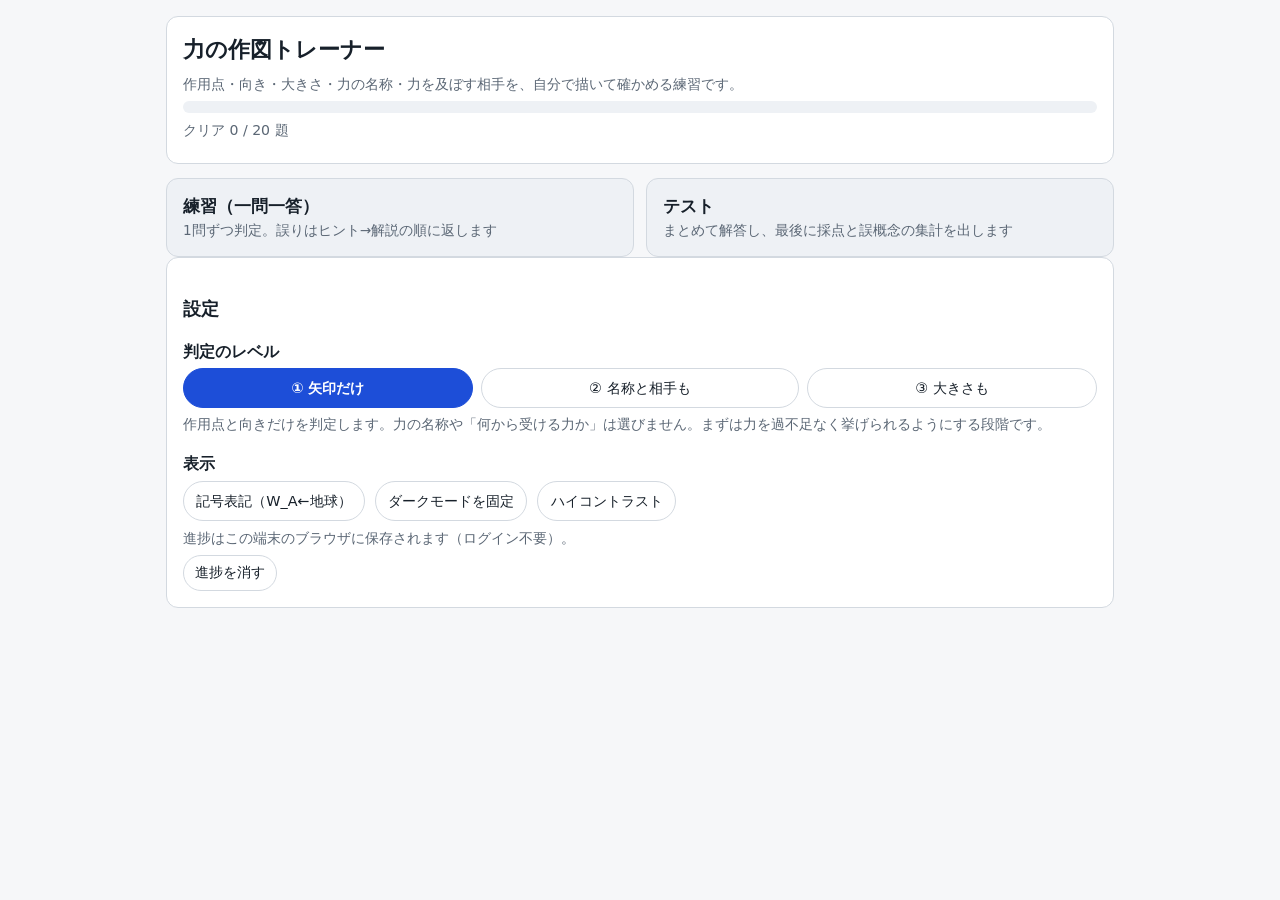
<file: index.html>
<!DOCTYPE html>
<html lang="ja">
<head>
<meta charset="UTF-8">
<meta name="viewport" content="width=device-width, initial-scale=1.0, maximum-scale=1.0, user-scalable=no">
<title>力の作図トレーナー</title>
<link rel="stylesheet" href="src/css/tokens.css">
<link rel="stylesheet" href="src/css/style.css">
</head>
<body>
<div id="app" aria-live="polite"></div>

<div id="file-warning" hidden>
  <div class="card">
    <h2>ローカルサーバーが必要です</h2>
    <p>このアプリは問題データ（JSON）と図（SVG）を読み込むため、<code>file://</code> で直接開くと動きません。
    フォルダ内の <code>tools/serve.command</code> をダブルクリックするか、ターミナルで次を実行してください。</p>
    <pre>cd "このフォルダ"
python3 -m http.server 8000</pre>
    <p>そのあとブラウザで <code>http://localhost:8000/</code> を開きます。</p>
  </div>
</div>

<script type="module" src="src/js/main.js"></script>
<script>
  if (location.protocol === 'file:') {
    document.getElementById('file-warning').hidden = false;
    document.getElementById('app').hidden = true;
  }
</script>
</body>
</html>
</file>
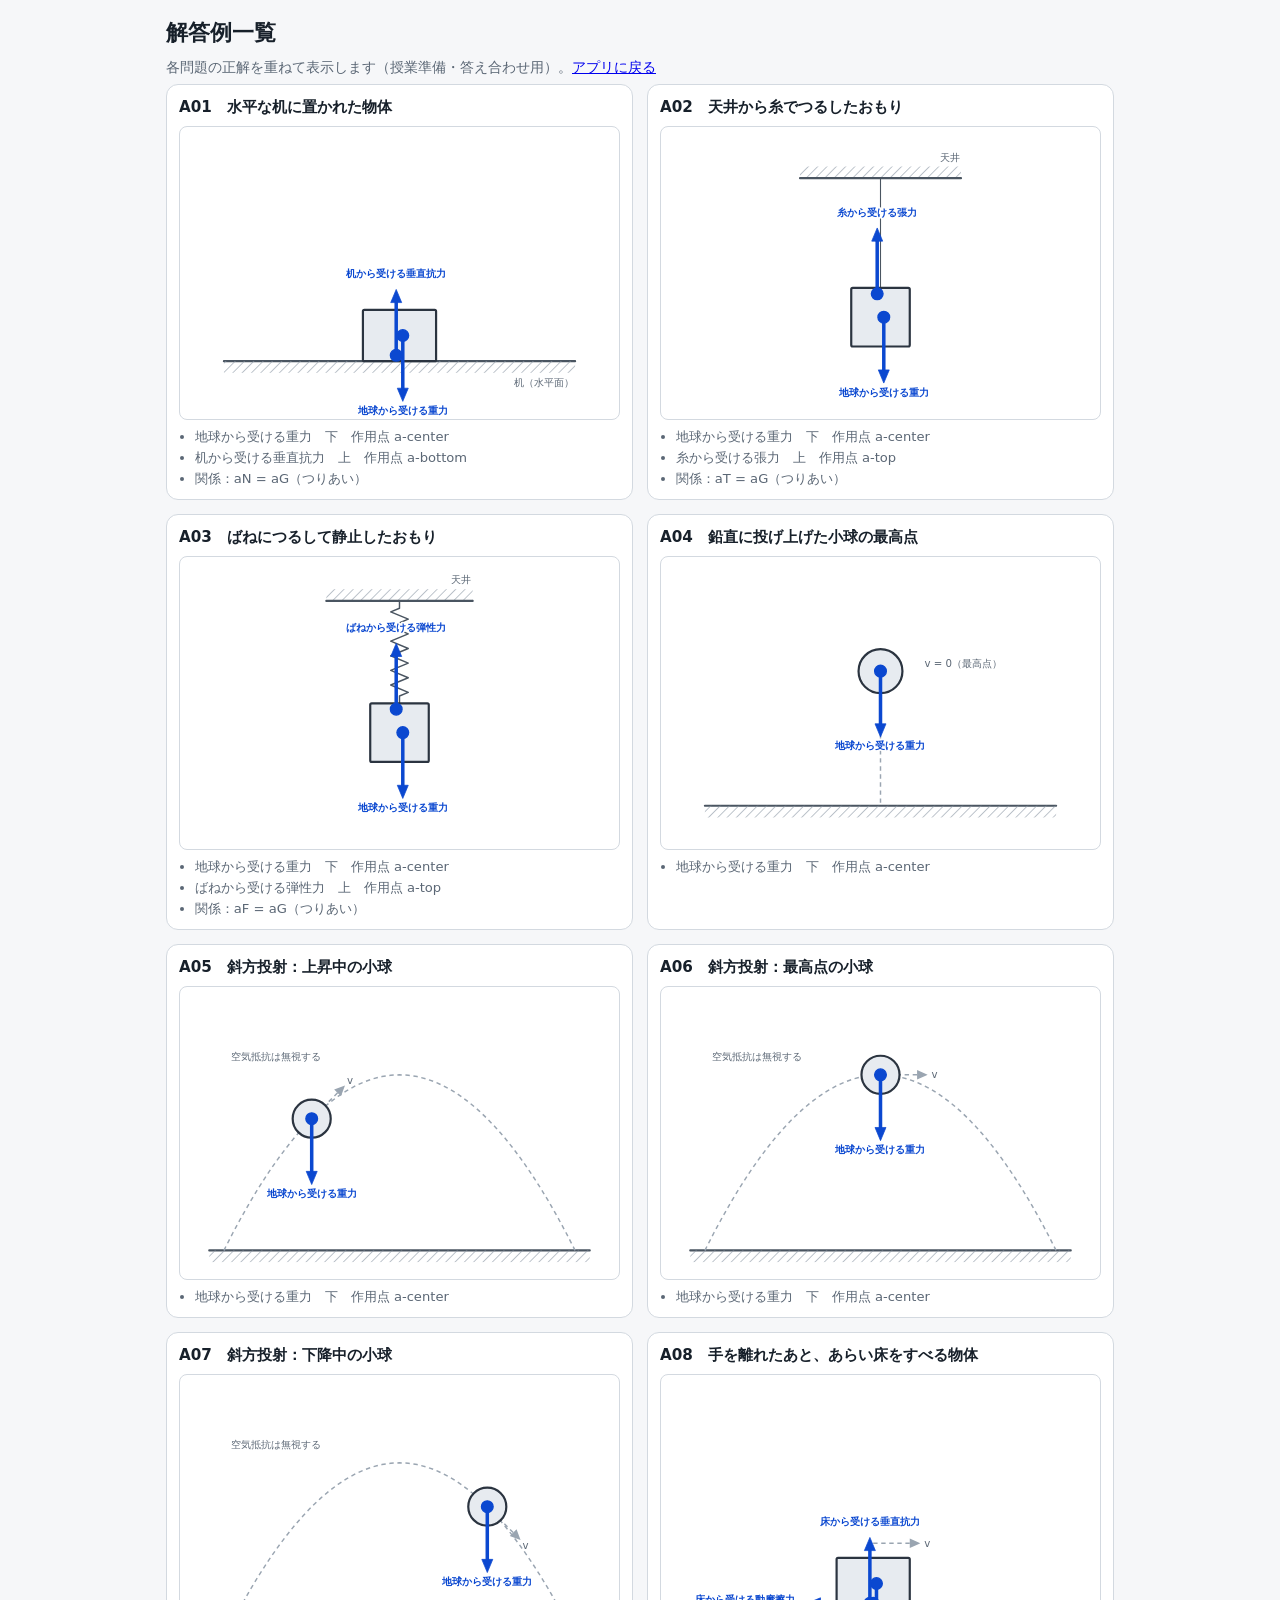
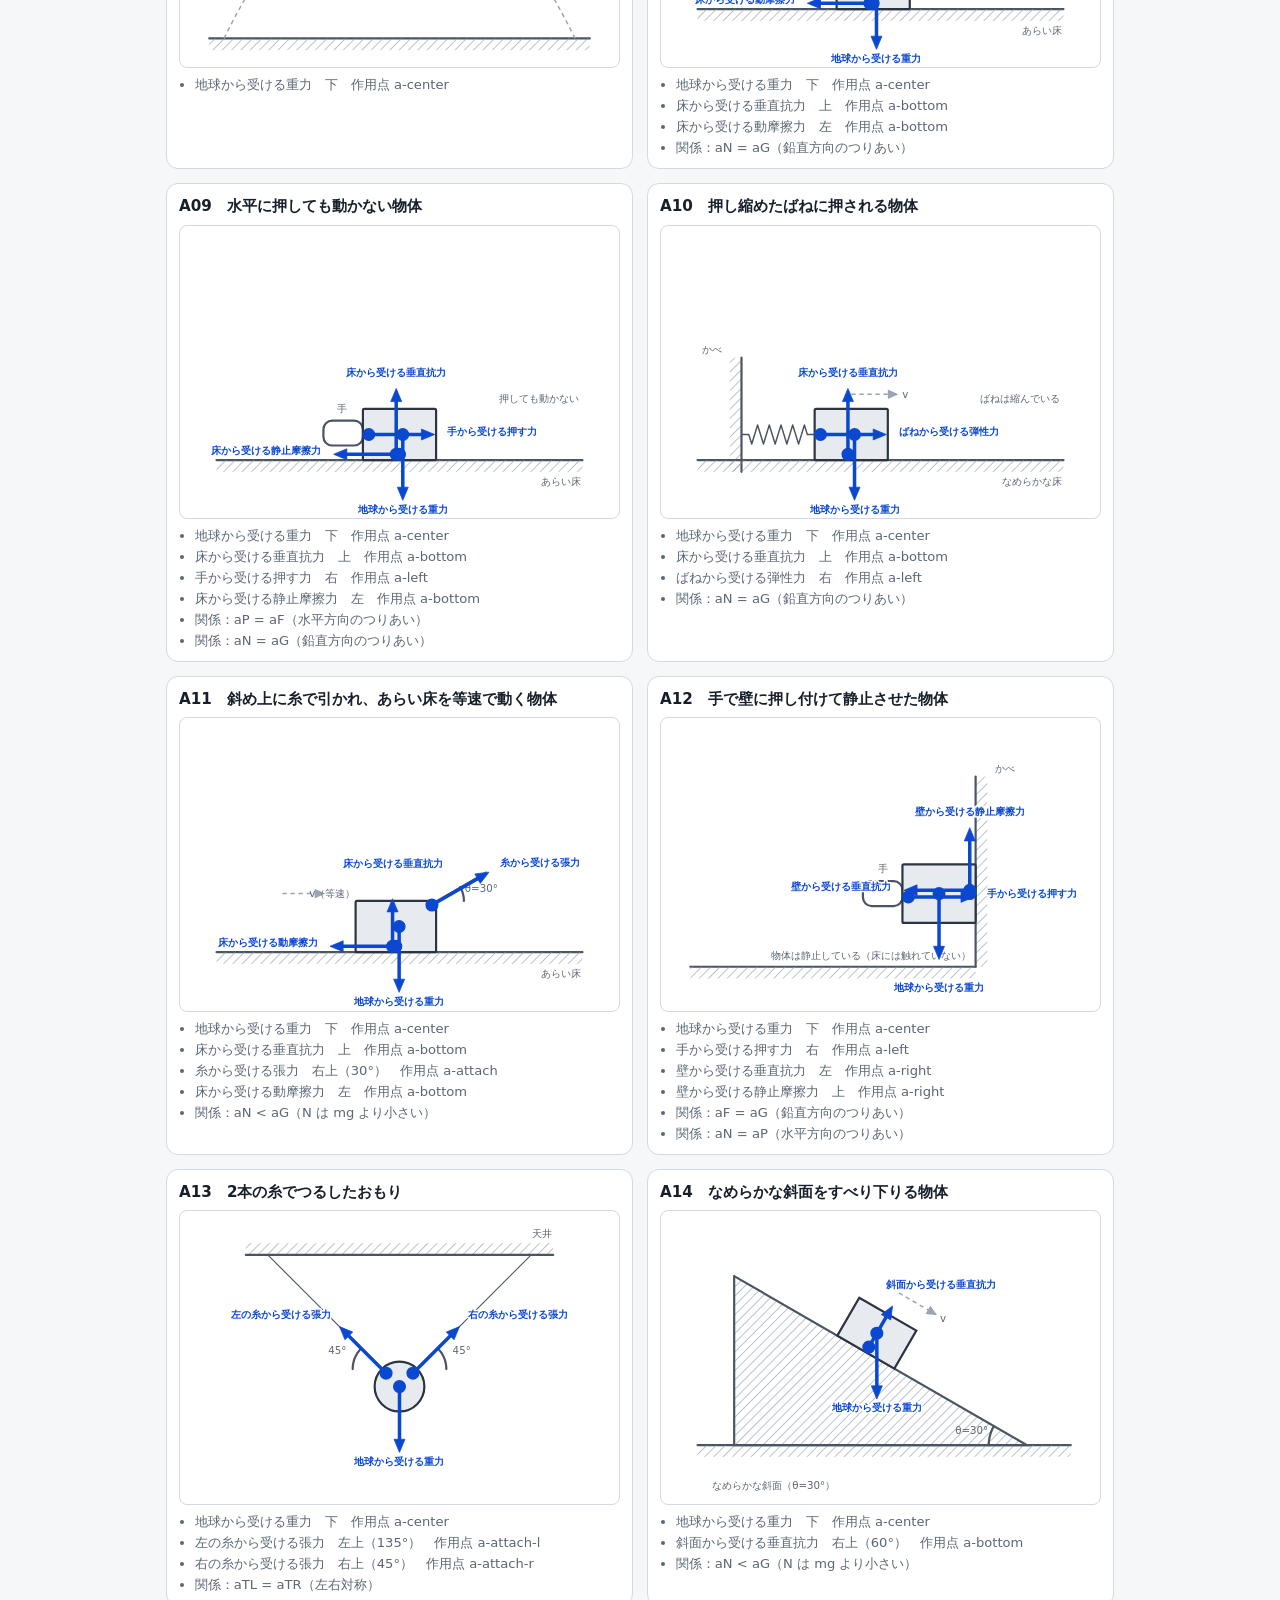
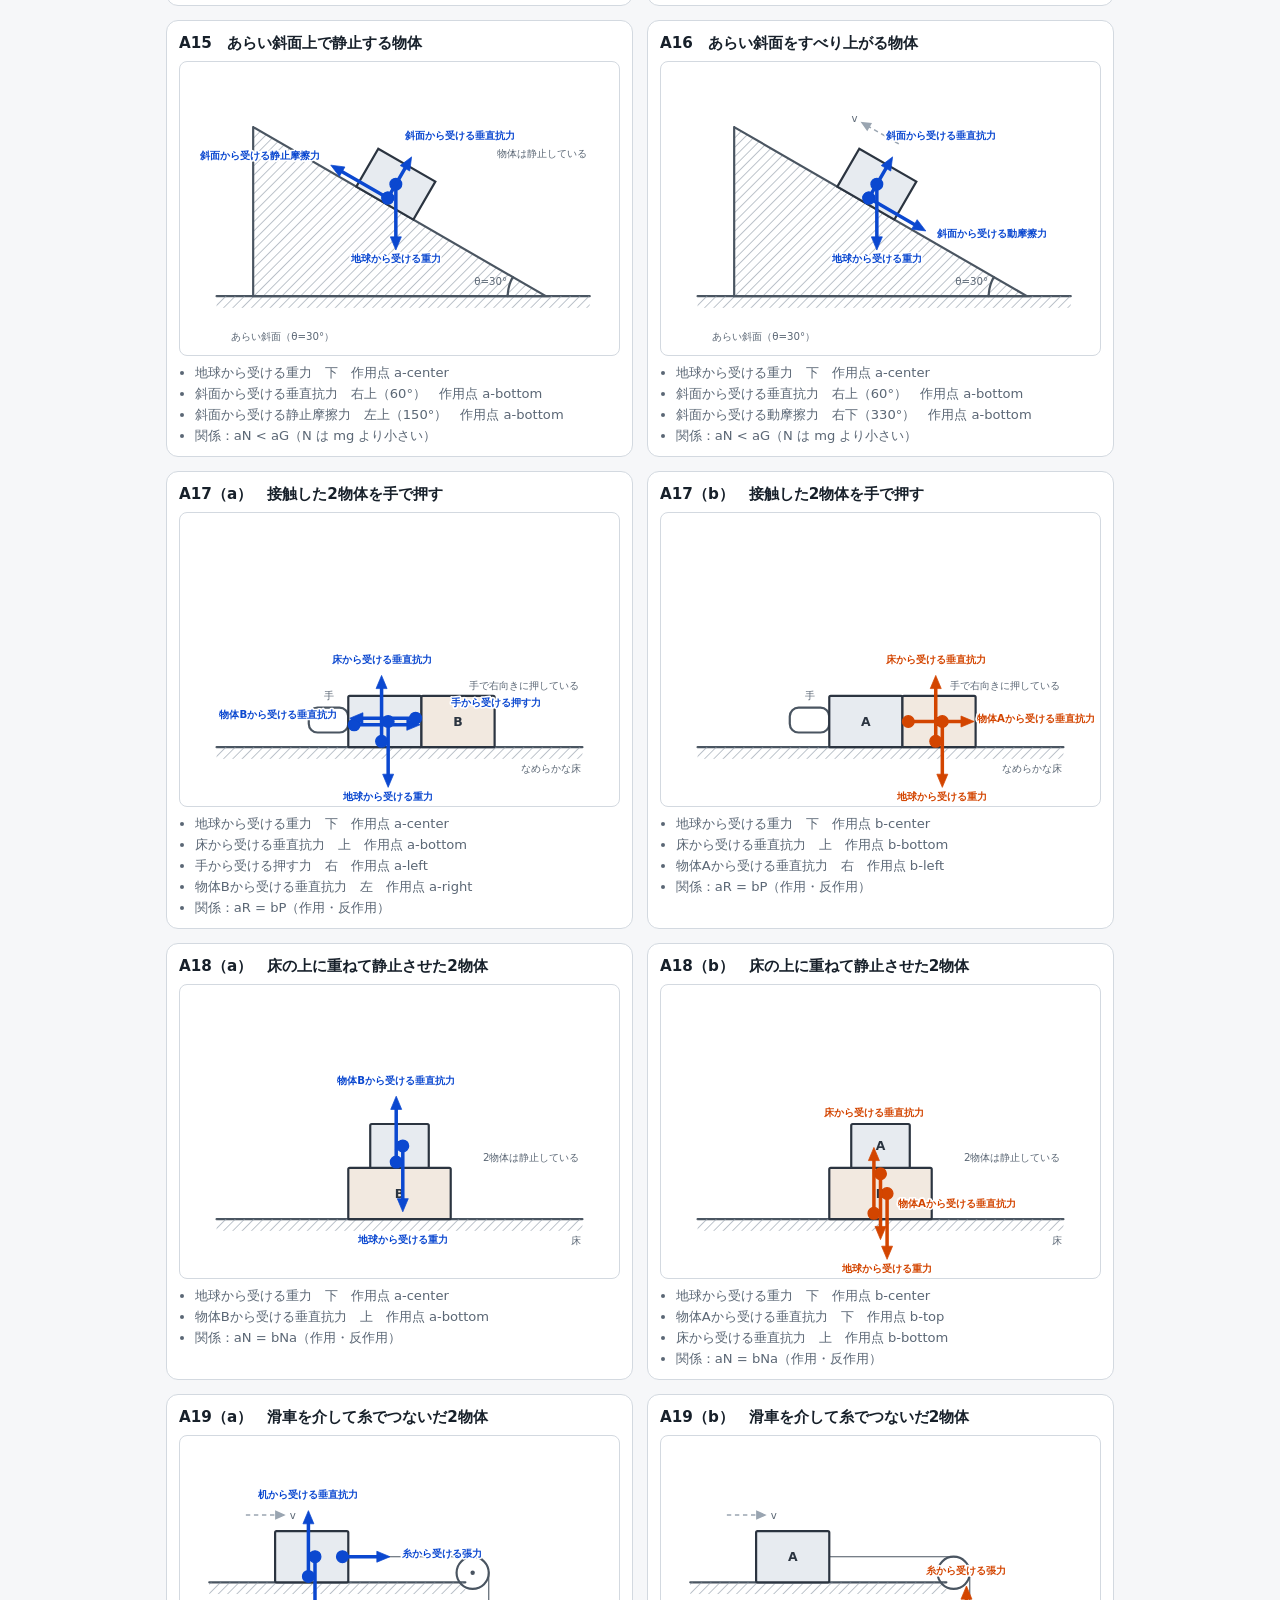
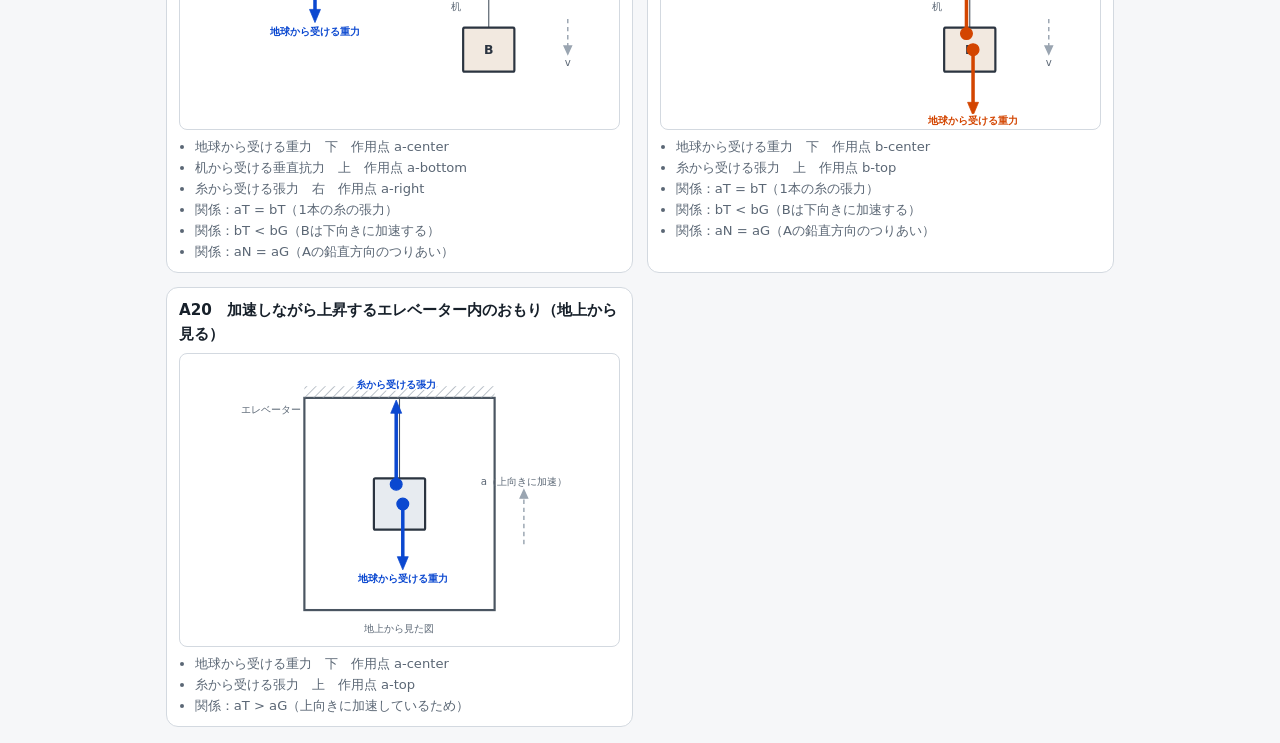
<file: answers.html>
<!DOCTYPE html>
<html lang="ja">
<head>
<meta charset="UTF-8">
<meta name="viewport" content="width=device-width, initial-scale=1.0">
<title>解答例一覧｜力の作図トレーナー</title>
<link rel="stylesheet" href="src/css/tokens.css">
<link rel="stylesheet" href="src/css/style.css">
<style>
  .grid { display: grid; gap: 14px; grid-template-columns: repeat(auto-fill, minmax(380px, 1fr)); }
  .ans-card { background: var(--panel); border: 1px solid var(--border); border-radius: 12px; padding: 10px 12px; }
  .ans-card h3 { margin: 0 0 6px; font-size: .95rem; }
  .ans-card .figure-wrap { border-radius: 8px; }
  .ans-card ul { margin: 6px 0 0; padding-left: 1.2em; font-size: .82rem; color: var(--text-dim); }
</style>
</head>
<body>
<div class="wrap">
  <h1>解答例一覧</h1>
  <p class="muted">各問題の正解を重ねて表示します（授業準備・答え合わせ用）。<a href="index.html">アプリに戻る</a></p>
  <div class="grid" id="grid"></div>
</div>
<script type="module">
import { FigureRenderer, forceLabel } from './src/js/canvas/renderer.js';
import { dirLabel } from './src/js/ui/dom.js';
import { answerSteps } from './src/js/logic/relations.js';
import { lengthOfStep } from './src/js/canvas/geometry.js';
const [index, cat] = await Promise.all([
  fetch('data/index.json').then(r => r.json()),
  fetch('data/forces.json').then(r => r.json())
]);
const catalog = { forces: cat.forces || cat, sources: cat.sources || {} };
const grid = document.getElementById('grid');
for (const e of index.problems) {
  const p = await fetch(e.path).then(r => r.json());
  const st = answerSteps(p);
  for (const part of p.parts) {
    const body = (part.targetBody || 'body-a').replace('body-', '');
    const card = document.createElement('div');
    card.className = 'ans-card';
    card.innerHTML = `<h3>${p.id}${p.parts.length > 1 ? `（${part.id}）` : ''}　${p.title}</h3>
      <div class="figure-wrap"></div>
      <ul>${(part.answers || []).map(a =>
        `<li>${forceLabel({ ...a, body }, catalog)}　${dirLabel(a.angle)}　作用点 ${a.snap}</li>`).join('')}
      ${(p.relations || []).map(r => `<li>関係：${r.a} ${r.op} ${r.b}${r.note ? `（${r.note}）` : ''}</li>`).join('')}</ul>`;
    grid.appendChild(card);
    const r = new FigureRenderer(card.querySelector('.figure-wrap'));
    await r.mount(p.figure);
    r.catalog = catalog;
    r.drawForces((part.answers || []).map(a => ({
      ...a, body, step: st[a.key], length: lengthOfStep(st[a.key])
    })));
  }
}
document.body.dataset.ready = '1';
</script>
</body>
</html>
</file>
<file: src/css/tokens.css>
/* 色・線幅・フォントの共通変数。SVGの図からも var() で参照する */
:root {
  color-scheme: light dark;

  --bg: #f6f7f9;
  --panel: #ffffff;
  --panel-2: #eef1f5;
  --text: #17202a;
  --text-dim: #5b6775;
  --border: #d3d9e0;

  --outline: #2b3440;        /* 物体の輪郭 */
  --scenery: #4a5561;        /* 床・壁・斜面・糸 */
  --hatch: #8e99a6;
  --guide: #9aa5b1;          /* 速度など補助表示 */

  --body-a-fill: #e7ebf0;    /* 物体は中間色。色は力の矢印のために取っておく */
  --body-b-fill: #f2e9e0;

  --force-a: #0b48d0;        /* 物体Aにはたらく力 */
  --force-b: #d34500;        /* 物体Bにはたらく力 */
  --force-prev: #9aa5b1;     /* 前パートの残存表示 */
  --force-answer: #7119cf;   /* 正解の重ね表示（自分の図の緑・赤と色相を分ける） */
  --force-dummy: #8b1fd0;

  --ok: #15803d;
  --ng: #b91c1c;
  --warn: #b45309;
  --accent: #1d4ed8;
  --accent-ink: #ffffff;

  --w-outline: 3;
  --w-scenery: 3;
  --w-string: 1.5;
  --w-force: 4.8;

  --radius: 12px;
  --font: system-ui, -apple-system, "Hiragino Kaku Gothic ProN", "Noto Sans JP", sans-serif;
}

@media (prefers-color-scheme: dark) {
  :root:not([data-theme="light"]) {
    --bg: #12171d;
    --panel: #1b222b;
    --panel-2: #232c37;
    --text: #e8edf3;
    --text-dim: #9fb0c0;
    --border: #33404e;

    --outline: #e8edf3;
    --scenery: #b8c5d2;
    --hatch: #7c8a98;
    --guide: #8795a3;

    --body-a-fill: #313b47;
    --body-b-fill: #453a2e;

    --force-a: #7fb4ff;
    --force-b: #ff9f5c;
    --force-prev: #6b7a89;
    --force-answer: #cba6ff;
    --force-dummy: #f0abfc;

    --ok: #4ade80;
    --ng: #fca5a5;
    --warn: #fcd34d;
    --accent: #3b82f6;
    --accent-ink: #0b1016;
  }
}

:root[data-theme="dark"] {
  --bg: #12171d; --panel: #1b222b; --panel-2: #232c37;
  --text: #e8edf3; --text-dim: #9fb0c0; --border: #33404e;
  --outline: #e8edf3; --scenery: #b8c5d2; --hatch: #7c8a98; --guide: #8795a3;
  --body-a-fill: #313b47; --body-b-fill: #453a2e;
  --force-a: #7fb4ff; --force-b: #ff9f5c; --force-prev: #6b7a89;
  --force-answer: #cba6ff; --force-dummy: #f0abfc;
  --ok: #4ade80; --ng: #fca5a5; --warn: #fcd34d;
  --accent: #3b82f6; --accent-ink: #0b1016;
}

:root[data-contrast="high"] {
  --outline: #000000; --scenery: #000000; --body-a-fill: #ffffff; --body-b-fill: #ffffff;
  --force-a: #0000cc; --force-b: #cc3300; --border: #000000;
}
</file>
<file: src/css/style.css>
* { box-sizing: border-box; -webkit-tap-highlight-color: transparent; }
html, body { margin: 0; padding: 0; }
body {
  background: var(--bg); color: var(--text); font-family: var(--font);
  font-size: 16px; line-height: 1.6; padding: 0 0 env(safe-area-inset-bottom);
}
h1 { font-size: 1.35rem; margin: 0 0 .2em; }
h2 { font-size: 1.1rem; margin: 1.2em 0 .4em; }
h3 { font-size: .98rem; margin: 1em 0 .3em; }
p { margin: .4em 0; }
code, pre { font-family: ui-monospace, SFMono-Regular, Menlo, monospace; font-size: .9em; }
pre { background: var(--panel-2); padding: .7em .9em; border-radius: 8px; overflow-x: auto; }

.wrap { max-width: 980px; margin: 0 auto; padding: 16px; }
.card {
  background: var(--panel); border: 1px solid var(--border);
  border-radius: var(--radius); padding: 16px; margin: 0 0 14px;
}
#file-warning { max-width: 680px; margin: 40px auto; padding: 16px; }

.row { display: flex; gap: 10px; flex-wrap: wrap; align-items: center; }
.row.between { justify-content: space-between; }
.spacer { flex: 1 1 auto; }
.muted { color: var(--text-dim); font-size: .88rem; }
.hidden { display: none !important; }

button {
  font: inherit; font-size: .95rem; padding: .55em 1.1em; border-radius: 999px;
  border: 1px solid var(--border); background: var(--panel-2); color: var(--text);
  cursor: pointer; min-height: 44px;
}
button:hover { border-color: var(--accent); }
button.primary { background: var(--accent); color: var(--accent-ink); border-color: transparent; font-weight: 600; }
button.ghost { background: transparent; }
button.small { min-height: 36px; padding: .3em .8em; font-size: .85rem; }
button:disabled { opacity: .45; cursor: default; }

.chips { display: flex; flex-wrap: wrap; gap: 8px; }
.chip {
  font: inherit; font-size: .9rem; padding: .45em .85em; border-radius: 999px;
  border: 1.5px solid var(--border); background: var(--panel); color: var(--text);
  cursor: pointer; min-height: 40px;
}
.chip[aria-pressed="true"] { border-color: var(--accent); background: var(--accent); color: var(--accent-ink); font-weight: 600; }
.chip.dummy[aria-pressed="true"] { background: var(--force-dummy); border-color: var(--force-dummy); color: #fff; }

/* ---- TOP ---- */
.top-actions { display: grid; grid-template-columns: 1fr 1fr; gap: 12px; }
@media (max-width: 560px) { .top-actions { grid-template-columns: 1fr; } }
.big-btn {
  display: block; width: 100%; text-align: left; border-radius: var(--radius);
  padding: 14px 16px; background: var(--panel-2); min-height: 0;
}
.big-btn strong { display: block; font-size: 1.05rem; }
.big-btn span { display: block; font-size: .85rem; color: var(--text-dim); }

/* ---- 問題選択 ---- */
.plist { display: grid; gap: 8px; }
.pitem {
  display: flex; gap: 10px; align-items: center; width: 100%; text-align: left;
  border-radius: 10px; padding: 10px 12px; background: var(--panel-2); min-height: 0;
}
.pitem .id { font-variant-numeric: tabular-nums; font-weight: 700; color: var(--text-dim); width: 3.2em; }
.pitem .ttl { flex: 1 1 auto; }
.pitem .mark { color: var(--ok); font-weight: 700; }
.tagline { font-size: .78rem; color: var(--text-dim); }

/* ---- 作図画面 ---- */
.solve-head { display: flex; gap: 10px; align-items: baseline; flex-wrap: wrap; }
.solve-head .pid { font-weight: 700; color: var(--text-dim); }
.prompt { font-weight: 600; }
.figure-wrap { position: relative; background: var(--panel); border: 1px solid var(--border); border-radius: var(--radius); overflow: hidden; }
.figure-wrap svg { display: block; width: 100%; height: auto; touch-action: none; }
.frame-banner {
  position: absolute; top: 0; left: 0; right: 0; text-align: center;
  background: var(--warn); color: #1b1b1b; font-size: .82rem; font-weight: 700; padding: 3px 6px;
}
.hintbar { font-size: .9rem; color: var(--warn); min-height: 1.6em; }

.magnifier {
  position: absolute; width: 104px; height: 104px; border-radius: 50%;
  border: 2px solid var(--accent); background: var(--panel); overflow: hidden;
  pointer-events: none; box-shadow: 0 4px 14px rgba(0,0,0,.25); z-index: 5;
}
.magnifier svg { position: absolute; }

.pal-label { font-size: .82rem; color: var(--text-dim); margin: .6em 0 .25em; }
.force-list { display: grid; gap: 6px; }
.fl-item {
  display: flex; gap: 8px; align-items: center; background: var(--panel-2);
  border-radius: 8px; padding: 6px 8px; font-size: .9rem;
}
.fl-item .sw { width: 14px; height: 14px; border-radius: 4px; flex: none; }
.fl-item .nm { flex: 1 1 auto; }
.fl-item .del { min-height: 32px; padding: .15em .6em; font-size: .8rem; }
.fl-empty { color: var(--text-dim); font-size: .88rem; }

.sticky-actions {
  position: sticky; bottom: 0; background: var(--bg); padding: 10px 0 12px;
  border-top: 1px solid var(--border); display: flex; gap: 8px; flex-wrap: wrap;
}

/* ---- 結果 ---- */
table { border-collapse: collapse; width: 100%; font-size: .9rem; }
th, td { border-bottom: 1px solid var(--border); padding: 6px 8px; text-align: left; }
th { color: var(--text-dim); font-weight: 600; font-size: .82rem; }
.v-CORRECT { color: var(--ok); font-weight: 700; }
.v-MISSING, .v-EXTRA { color: var(--ng); font-weight: 700; }
.v-WRONG_POINT, .v-WRONG_ANGLE, .v-WRONG_SOURCE { color: var(--warn); font-weight: 700; }
.mc-note { background: var(--panel-2); border-left: 4px solid var(--warn); padding: 8px 12px; border-radius: 6px; margin: 8px 0; }
.score { font-size: 1.6rem; font-weight: 700; }
.bar { background: var(--panel-2); border-radius: 6px; height: 12px; overflow: hidden; }
.bar > i { display: block; height: 100%; background: var(--accent); }

/* ---- SVGの図の共通スタイル ---- */
.figure-wrap [data-role="outline"], .fig-outline { stroke: var(--outline); stroke-width: 3; }
.fig-body-a { fill: var(--body-a-fill); }
.fig-body-b { fill: var(--body-b-fill); }
.fig-scenery { stroke: var(--scenery); stroke-width: 3; fill: none; stroke-linecap: round; }
.fig-string { stroke: var(--scenery); stroke-width: 1.5; fill: none; }
.fig-spring { stroke: var(--scenery); stroke-width: 2; fill: none; stroke-linejoin: round; }
.fig-hatch { fill: url(#hatch); stroke: none; }
.fig-guide { stroke: var(--guide); stroke-width: 2; fill: none; stroke-dasharray: 6 5; }
.fig-guide-solid { stroke: var(--guide); stroke-width: 2; fill: var(--guide); stroke-dasharray: none; }
.fig-label { fill: var(--outline); font: 600 17px var(--font); }
.fig-note { fill: var(--text-dim); font: 400 14px var(--font); }

/* 力の矢印 */
.force { pointer-events: none; }
.force .shaft { stroke-width: var(--w-force); stroke-linecap: round; fill: none; }
.force .head { stroke: none; }
.force .dot { stroke: var(--panel); stroke-width: 1.8; }
.force .lbl { font: 700 14px var(--font); paint-order: stroke; stroke: var(--panel); stroke-width: 4.5; stroke-linejoin: round; }
.force .lbl.num { font: 700 22px var(--font); }
.force.body-a .shaft, .force.body-a .head, .force.body-a .dot { stroke: var(--force-a); }
.force.body-a .head, .force.body-a .dot { fill: var(--force-a); }
.force.body-a .lbl { fill: var(--force-a); }
.force.body-b .shaft, .force.body-b .head, .force.body-b .dot { stroke: var(--force-b); }
.force.body-b .head, .force.body-b .dot { fill: var(--force-b); }
.force.body-b .lbl { fill: var(--force-b); }
.force.is-dummy .shaft, .force.is-dummy .head, .force.is-dummy .dot { stroke: var(--force-dummy); }
.force.is-dummy .head, .force.is-dummy .dot { fill: var(--force-dummy); }
.force.is-dummy .lbl { fill: var(--force-dummy); }
.force.state-prev { opacity: .42; }
.force.state-prev .shaft, .force.state-prev .head, .force.state-prev .dot { stroke: var(--force-prev); }
.force.state-prev .head, .force.state-prev .dot { fill: var(--force-prev); }
.force.state-prev .lbl { fill: var(--force-prev); }
.force.state-answer .shaft { stroke: var(--force-answer); stroke-dasharray: 8 4; }
.force.state-answer .head, .force.state-answer .dot { stroke: var(--force-answer); fill: var(--force-answer); }
.force.state-answer .lbl { fill: var(--force-answer); }
.force.state-ghost { opacity: .6; }
.force.sel .shaft { stroke-width: calc(var(--w-force) + 2); }
.force.state-answer .shaft { stroke-width: calc(var(--w-force) - 1.2); }
.snap-marker { fill: var(--accent); opacity: .3; }
.snap-marker.near { opacity: .85; }

/* 判定の色づけ（結果画面の重ね合わせ） */
.force.vd-CORRECT .shaft, .force.vd-CORRECT .head, .force.vd-CORRECT .dot { stroke: var(--ok); }
.force.vd-CORRECT .head, .force.vd-CORRECT .dot { fill: var(--ok); }
.force.vd-CORRECT .lbl { fill: var(--ok); }
.force.vd-EXTRA .shaft, .force.vd-EXTRA .head, .force.vd-EXTRA .dot,
.force.vd-WRONG_POINT .shaft, .force.vd-WRONG_POINT .head, .force.vd-WRONG_POINT .dot,
.force.vd-WRONG_ANGLE .shaft, .force.vd-WRONG_ANGLE .head, .force.vd-WRONG_ANGLE .dot,
.force.vd-WRONG_SOURCE .shaft, .force.vd-WRONG_SOURCE .head, .force.vd-WRONG_SOURCE .dot { stroke: var(--ng); }
.force.vd-EXTRA .head, .force.vd-EXTRA .dot,
.force.vd-WRONG_POINT .head, .force.vd-WRONG_POINT .dot,
.force.vd-WRONG_ANGLE .head, .force.vd-WRONG_ANGLE .dot,
.force.vd-WRONG_SOURCE .head, .force.vd-WRONG_SOURCE .dot { fill: var(--ng); }
.force.vd-EXTRA .lbl, .force.vd-WRONG_POINT .lbl, .force.vd-WRONG_ANGLE .lbl, .force.vd-WRONG_SOURCE .lbl { fill: var(--ng); }
.legend { font-size: .82rem; color: var(--text-dim); }
.legend i { display: inline-block; width: 18px; height: 3px; vertical-align: middle; margin: 0 4px; }

/* 長さの段階の目盛り（ドラッグ中） */
.len-tick { stroke: var(--guide); stroke-width: 1.5; }
.len-tick.on { stroke: var(--accent); stroke-width: 2.5; }
.fl-item .len { display: flex; align-items: center; gap: 4px; flex: none; }
.fl-item .len b { font-size: .8rem; font-weight: 600; color: var(--text-dim); min-width: 2.2em; text-align: center; }
.fl-item .len button { min-height: 32px; min-width: 32px; padding: 0; font-size: 1rem; line-height: 1; }
.fl-item .num { font-size: 1.15rem; font-weight: 700; flex: none; width: 1.4em; text-align: center; }
.level-pick { display: flex; flex-wrap: wrap; gap: 8px; }
.level-pick .chip { flex: 1 1 auto; min-width: 8em; text-align: center; }
.step-note { font-size: .85rem; color: var(--text-dim); margin: .4em 0 0; }

/* ---- PC（広い画面）は2段組にして、判定後に下へスクロールしなくて済むようにする ---- */
.solve-grid, .result-grid { display: grid; gap: 14px; align-items: start; }
@media (min-width: 950px) {
  .wrap.solve-grid, .wrap.result-grid { max-width: 1340px; }
  .solve-grid { grid-template-columns: minmax(0, 1.35fr) minmax(340px, 1fr); }
  .result-grid { grid-template-columns: minmax(0, 1.25fr) minmax(370px, 1fr); }
  .col-fig { position: sticky; top: 14px; }
  .col-side { display: flex; flex-direction: column; gap: 14px; }
  .col-side > * { margin: 0; }
  .sticky-actions { position: static; border-top: 0; padding: 0; }
}
@media (max-width: 949px) {
  .col-side > .card { margin-bottom: 14px; }
}
.view-pick { margin: 0 0 10px; }
.view-pick .chip { padding: .35em .9em; min-height: 36px; font-size: .88rem; }
.legend { margin-top: 8px; }
.legend i.dash {
  width: 22px; height: 0; border-top: 3px dashed var(--force-answer); background: none;
}

/* ---- 狭い画面では余白を詰めて図を少しでも大きく ---- */
@media (max-width: 560px) {
  .wrap { padding: 10px; }
  .card { padding: 12px; }
  .col-fig > .card { padding-left: 10px; padding-right: 10px; }
  .col-fig .figure-wrap { margin-left: -10px; margin-right: -10px; border-radius: 0; border-left: 0; border-right: 0; }
  .solve-head strong { font-size: 1.02rem; }
  .sticky-actions button { font-size: .88rem; padding: .5em .85em; }
}
</file>
